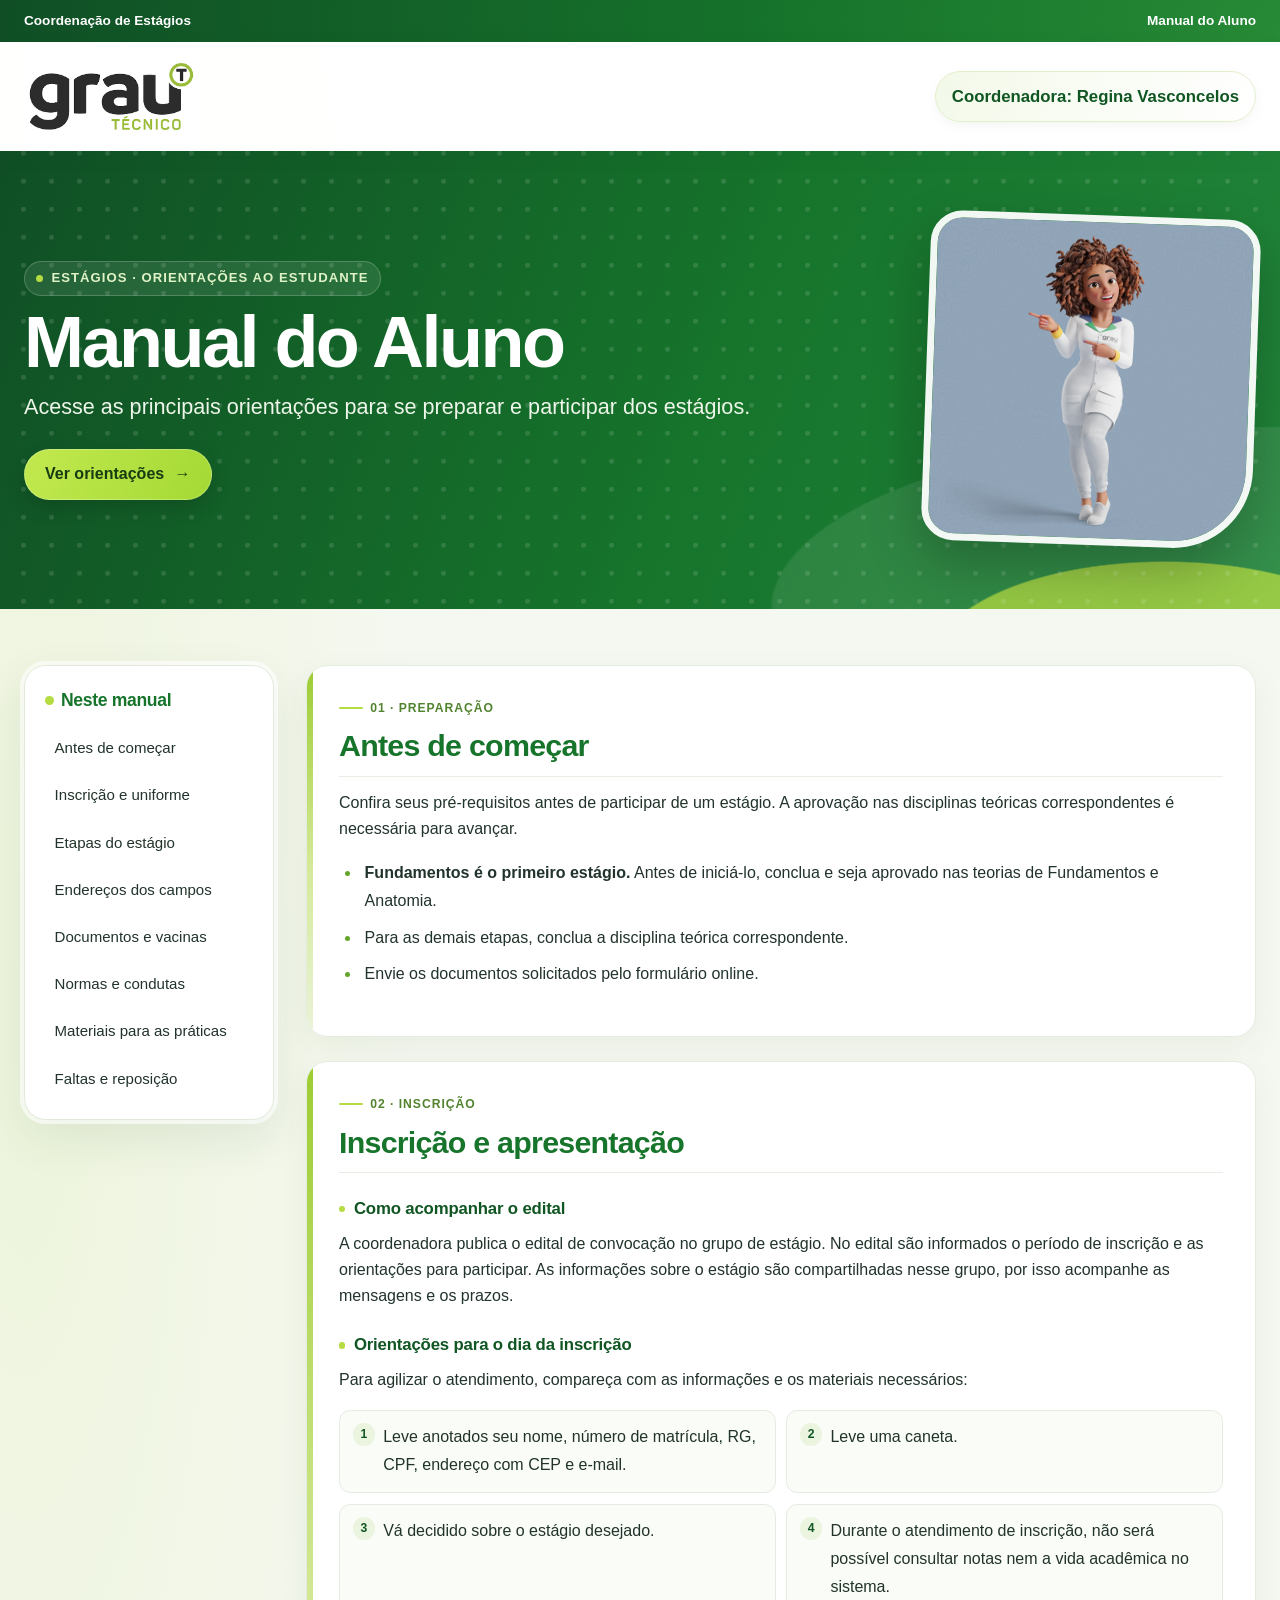
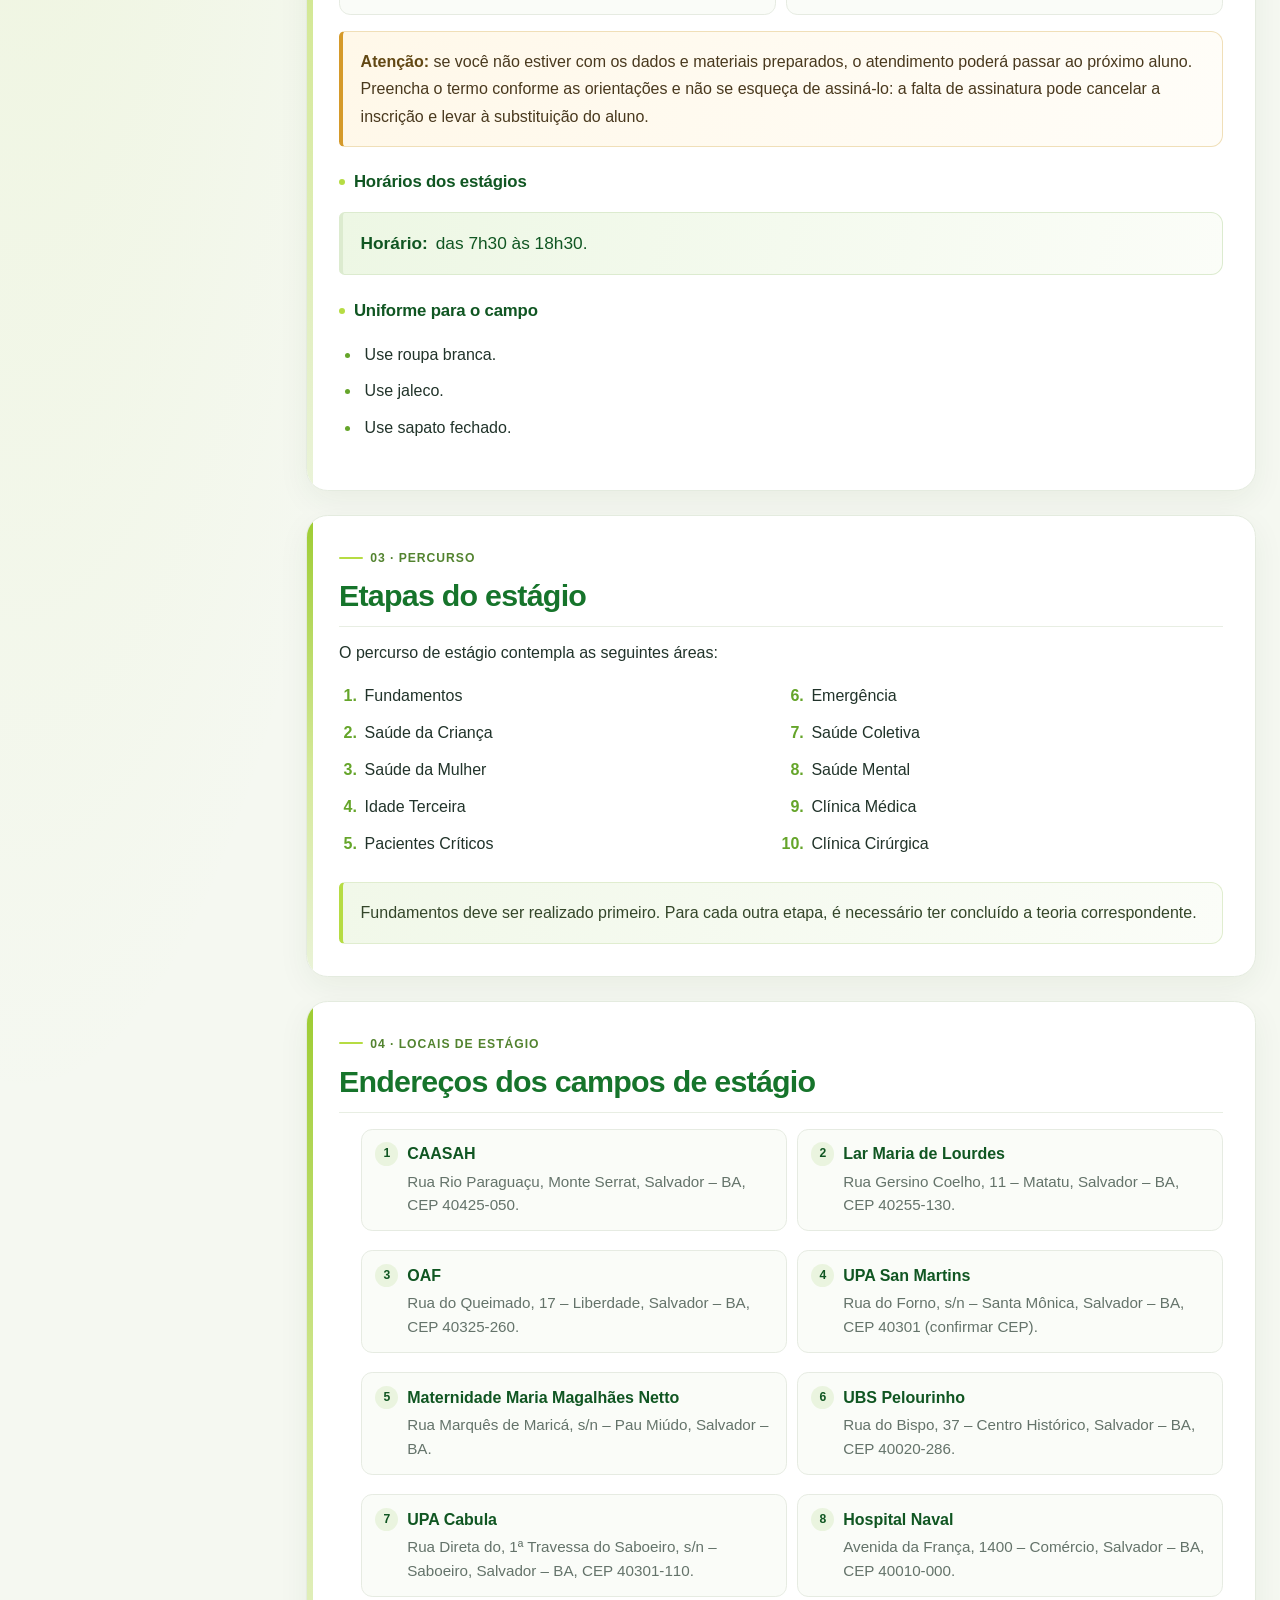
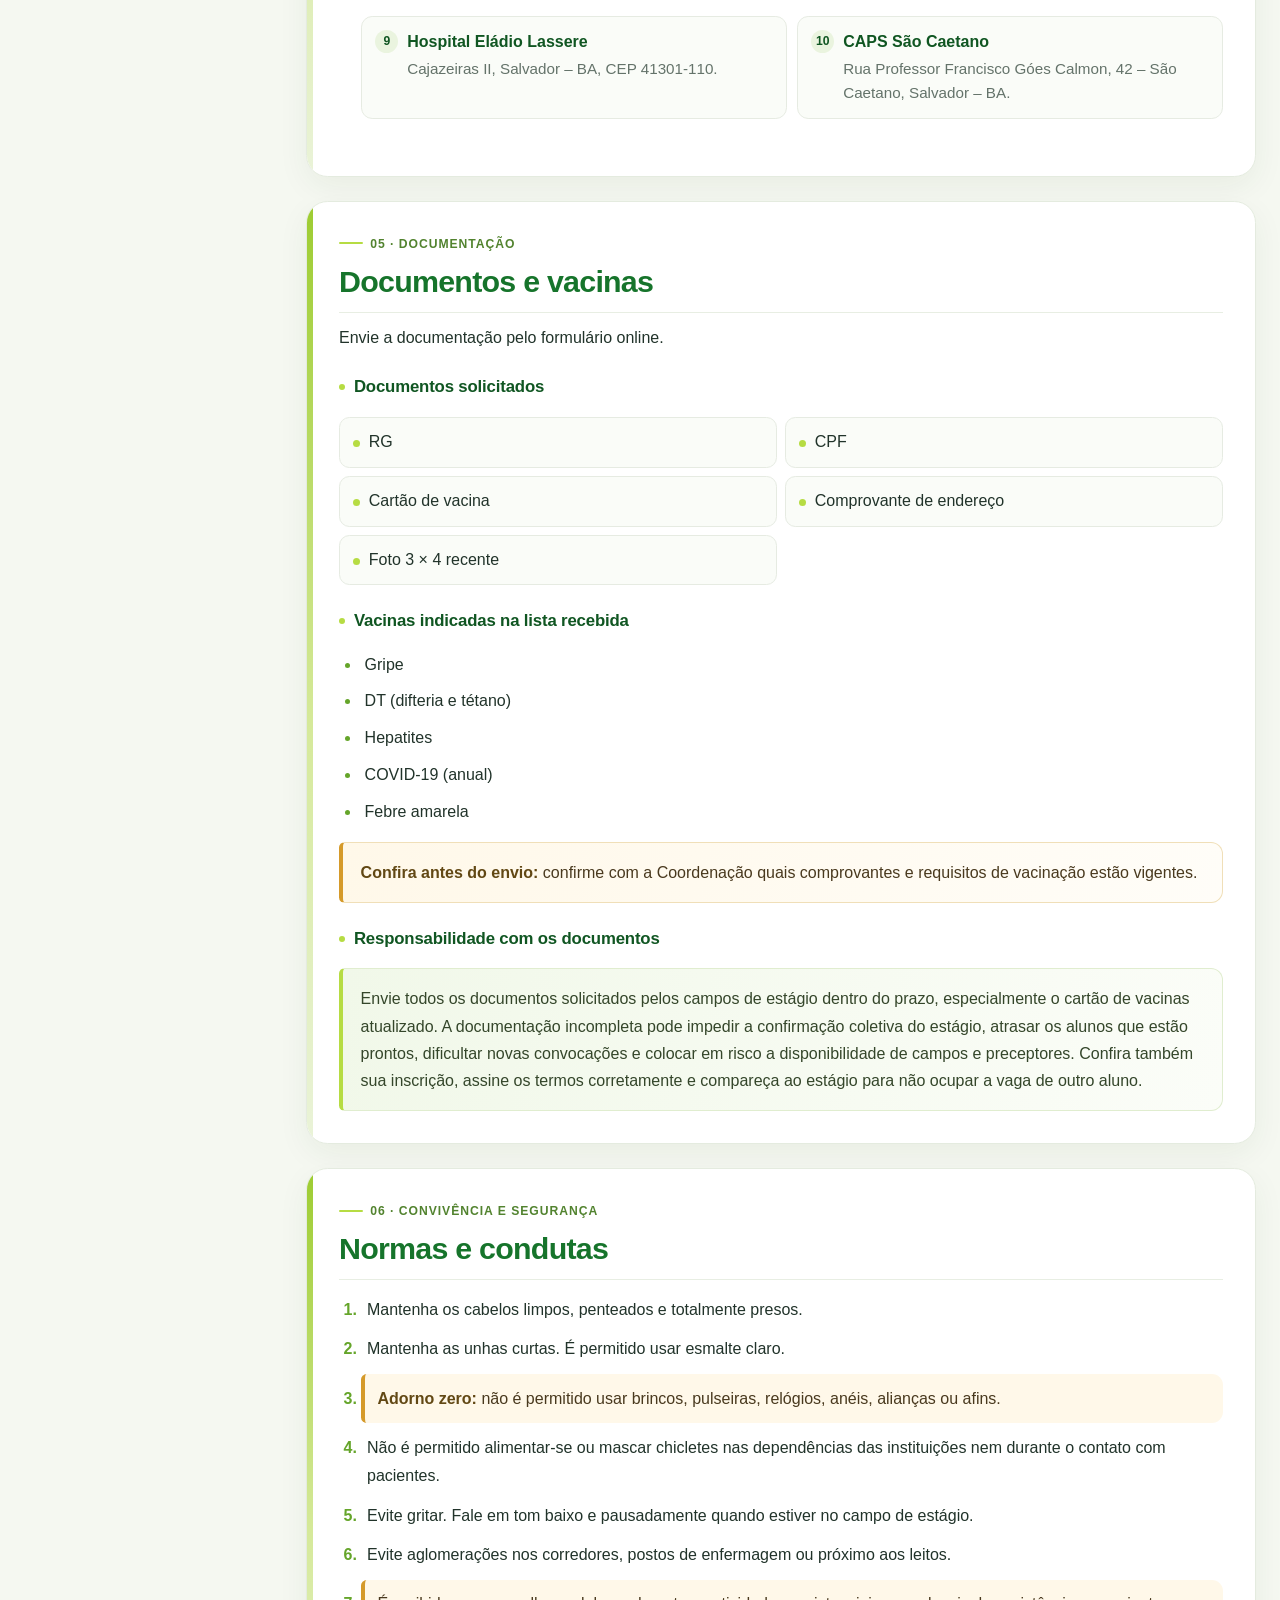
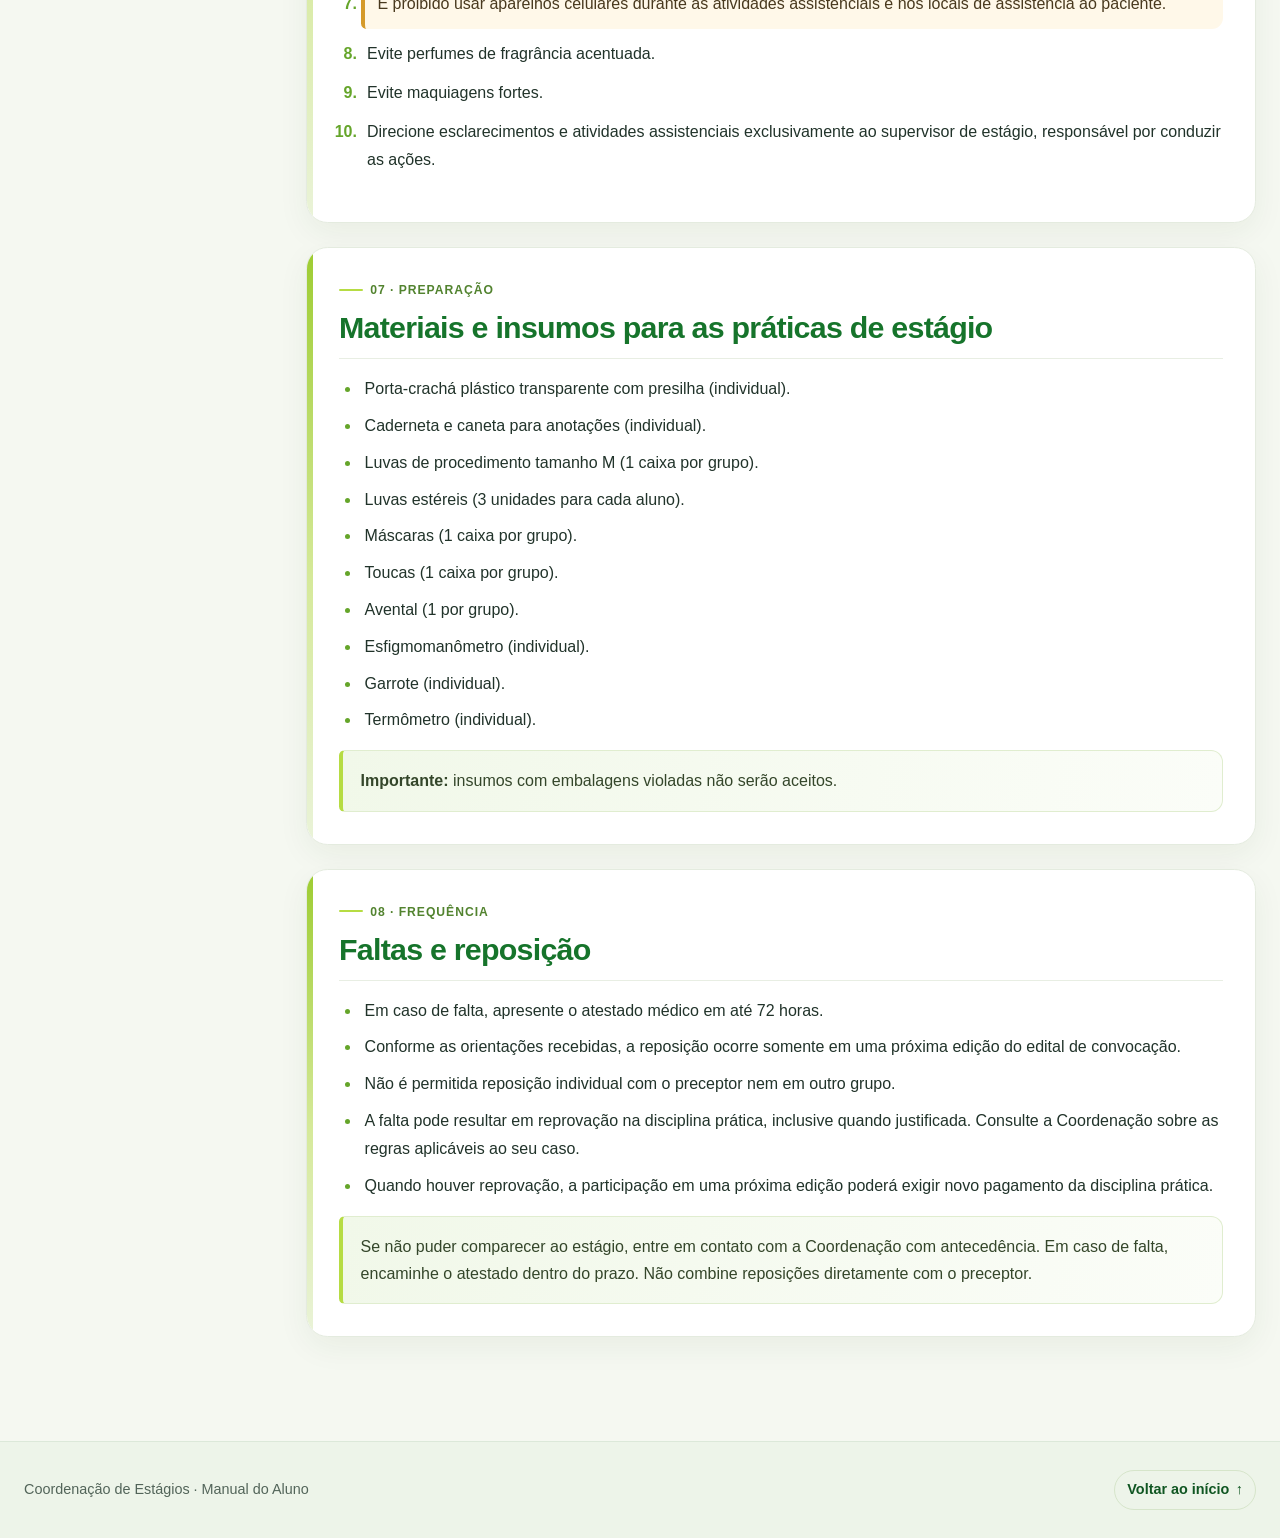
<file: index.html>
<!DOCTYPE html>
<html lang="pt-BR">
<head>
    <meta charset="UTF-8">
    <meta name="viewport" content="width=device-width, initial-scale=1.0">
    <meta http-equiv="refresh" content="0; url=iindex.html">
    <title>Manual do Aluno | Estágios</title>
</head>
<body>
    <p>Redirecionando para o <a href="iindex.html">Manual do Aluno</a>...</p>
</body>
</html>
</file>
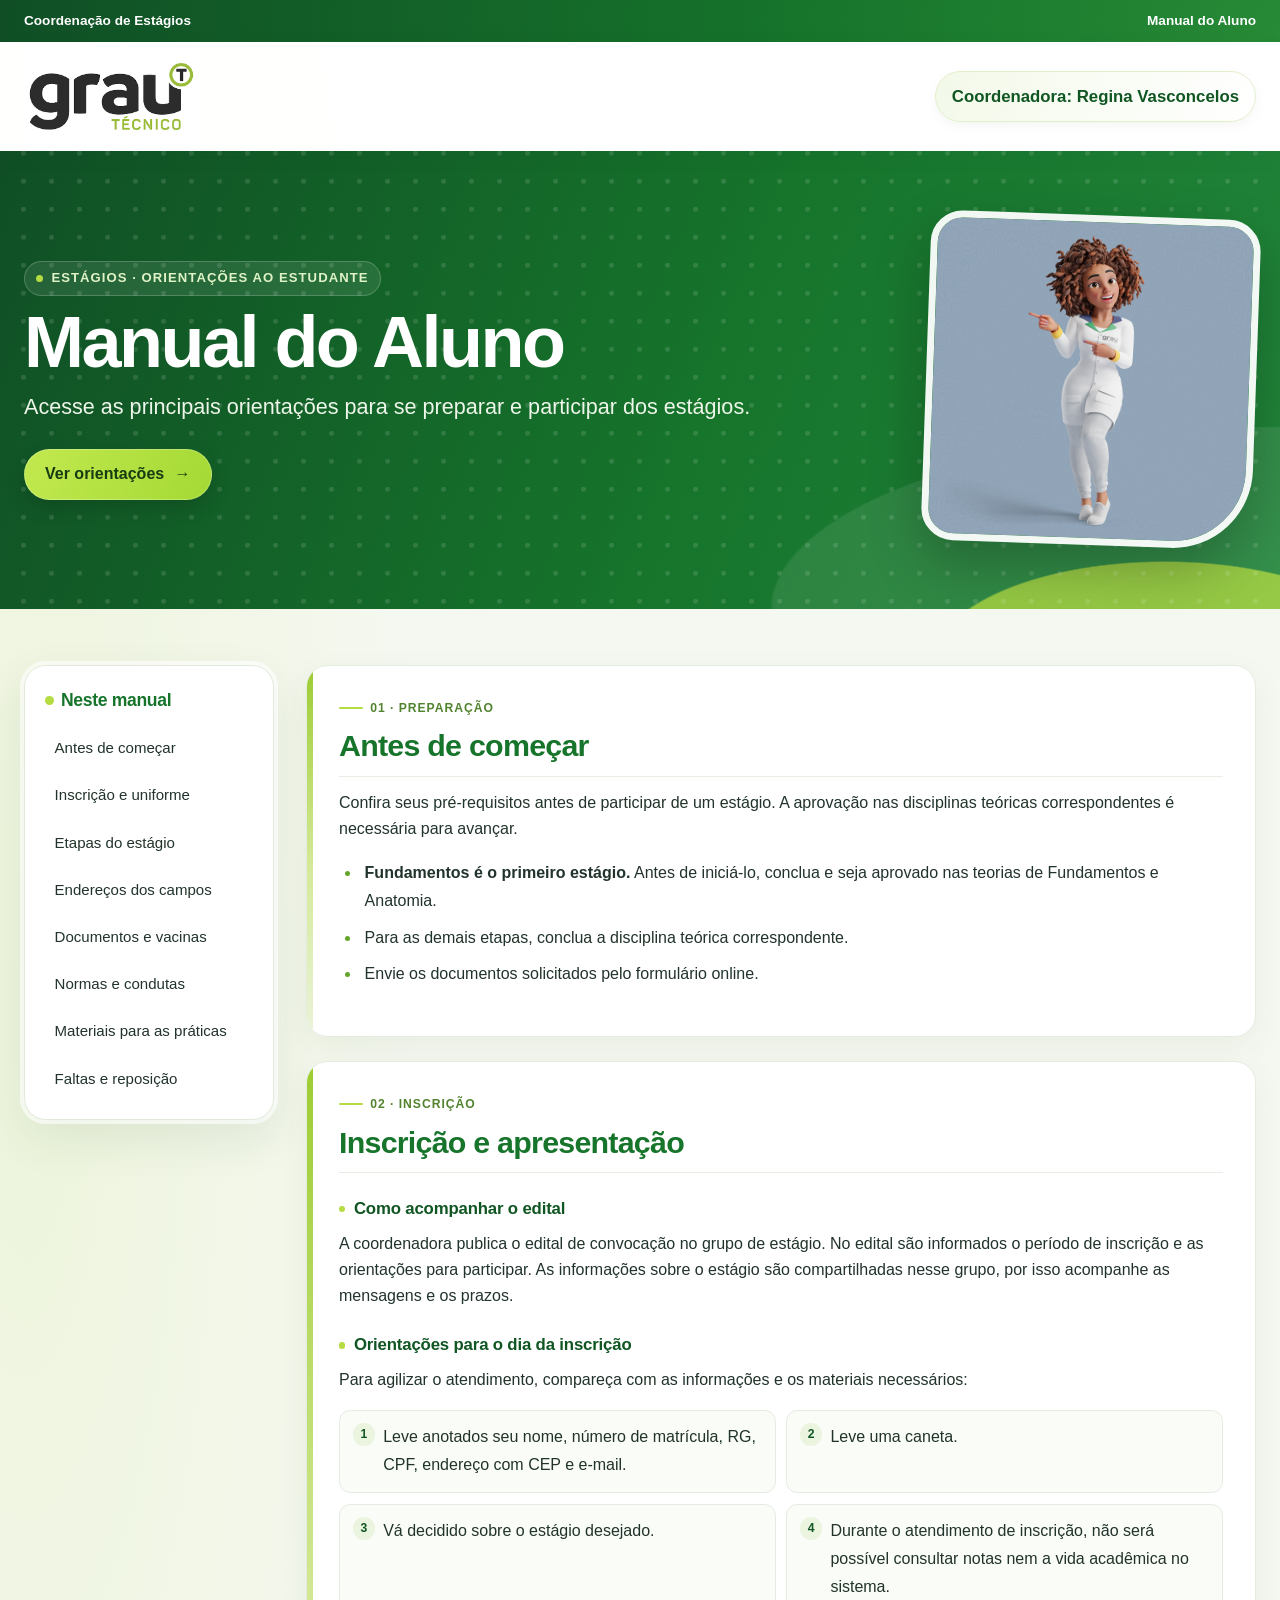
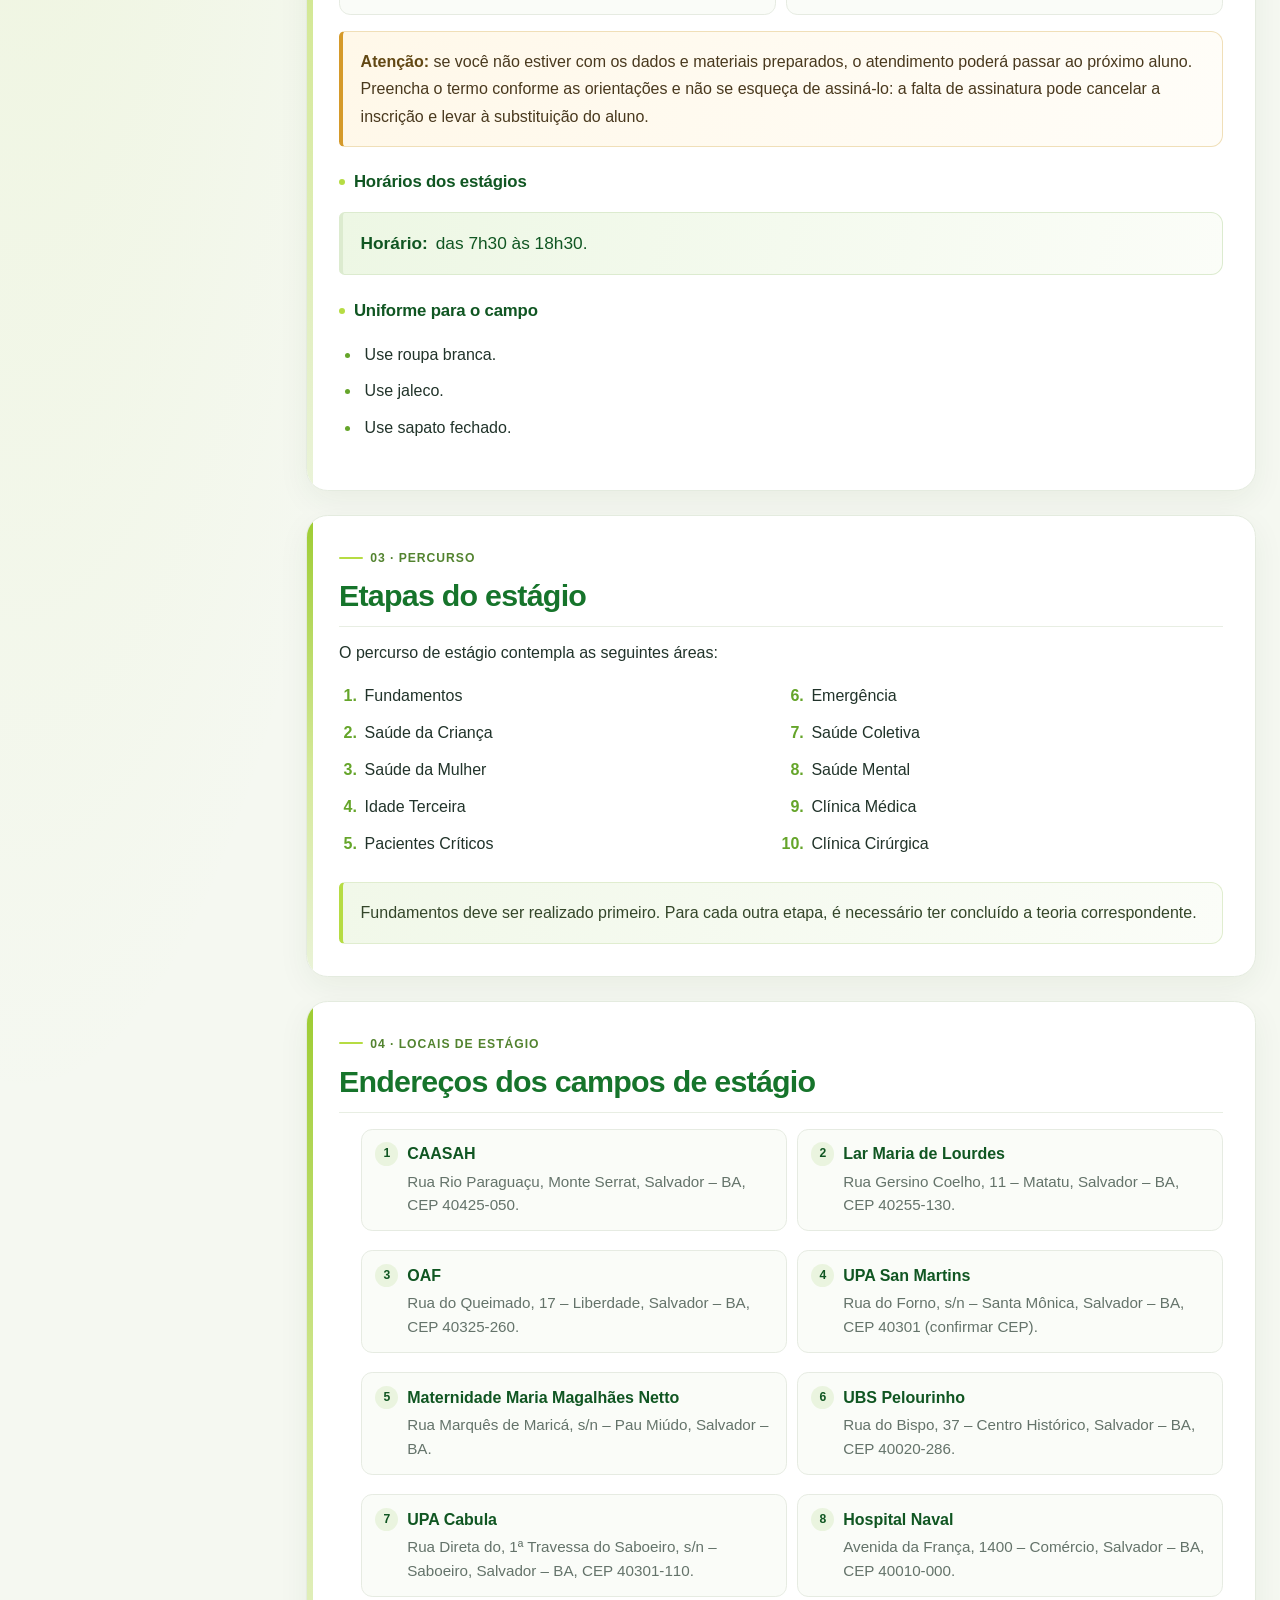
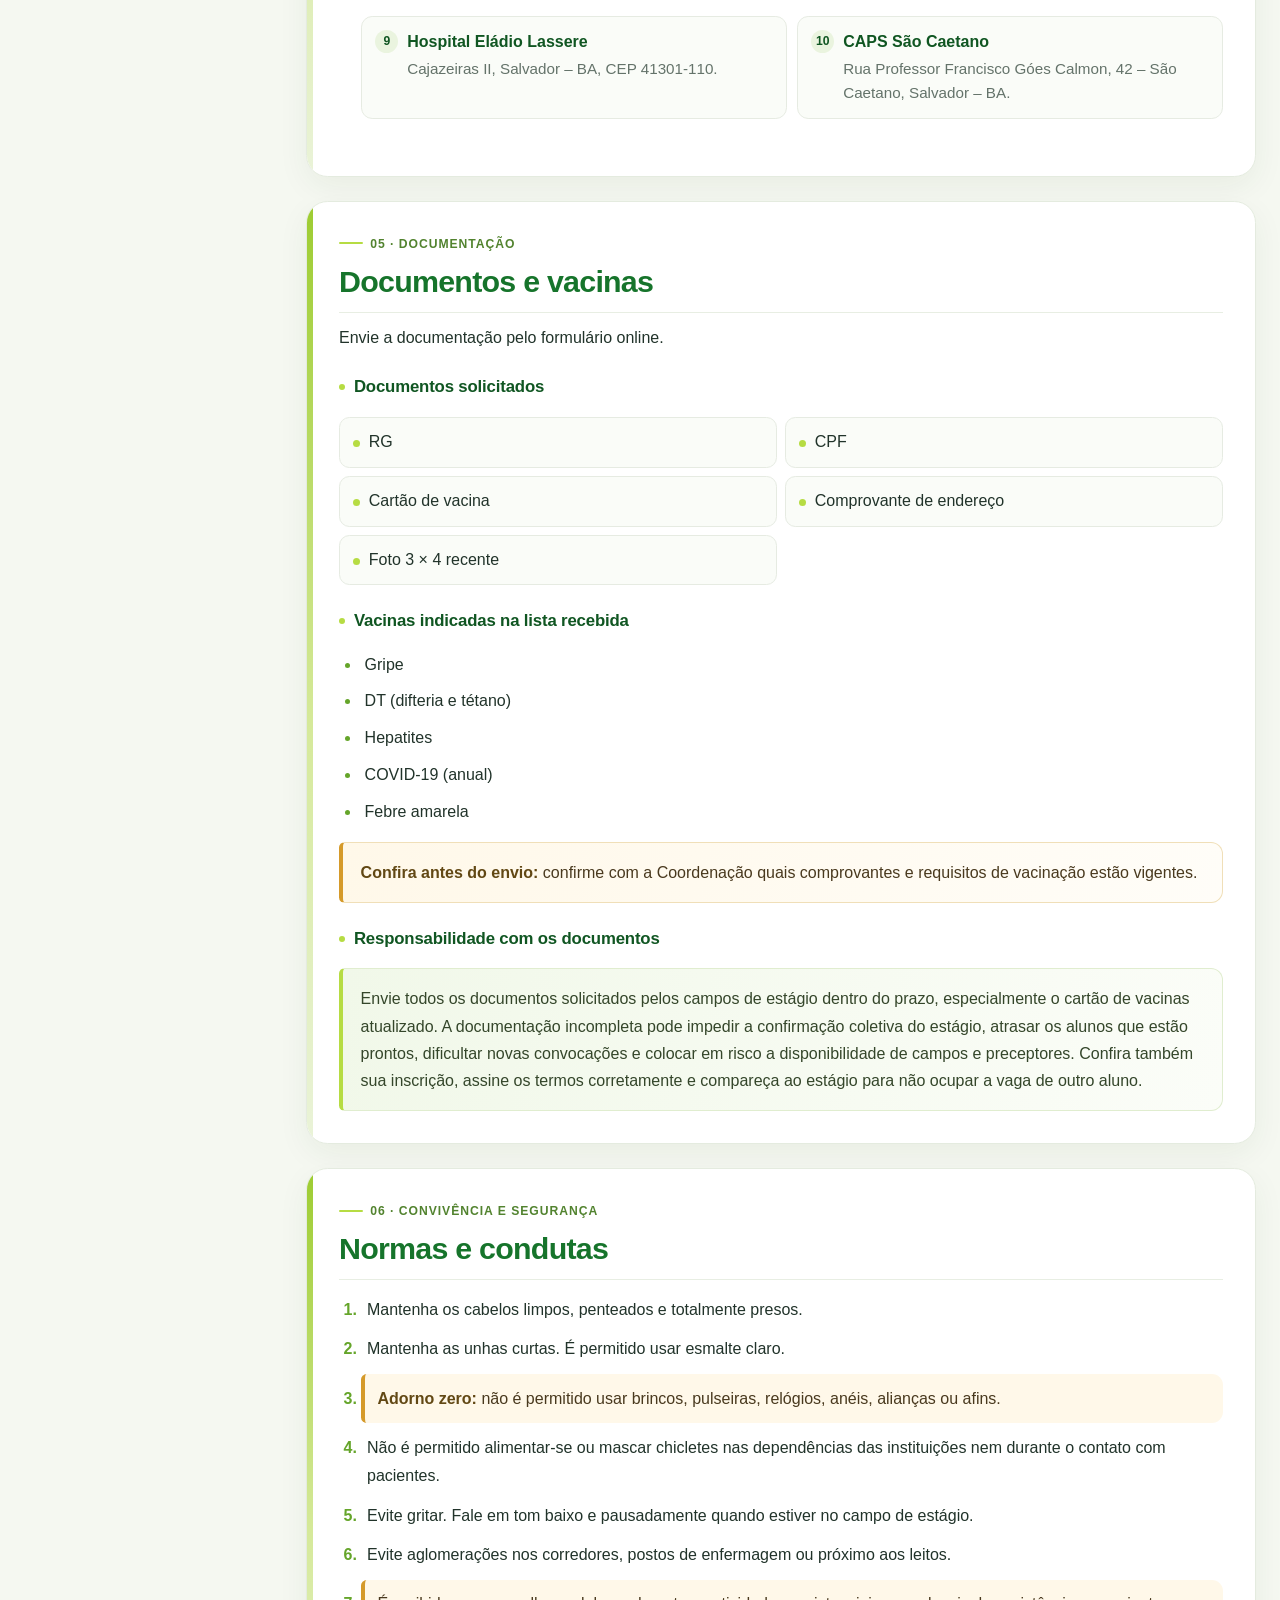
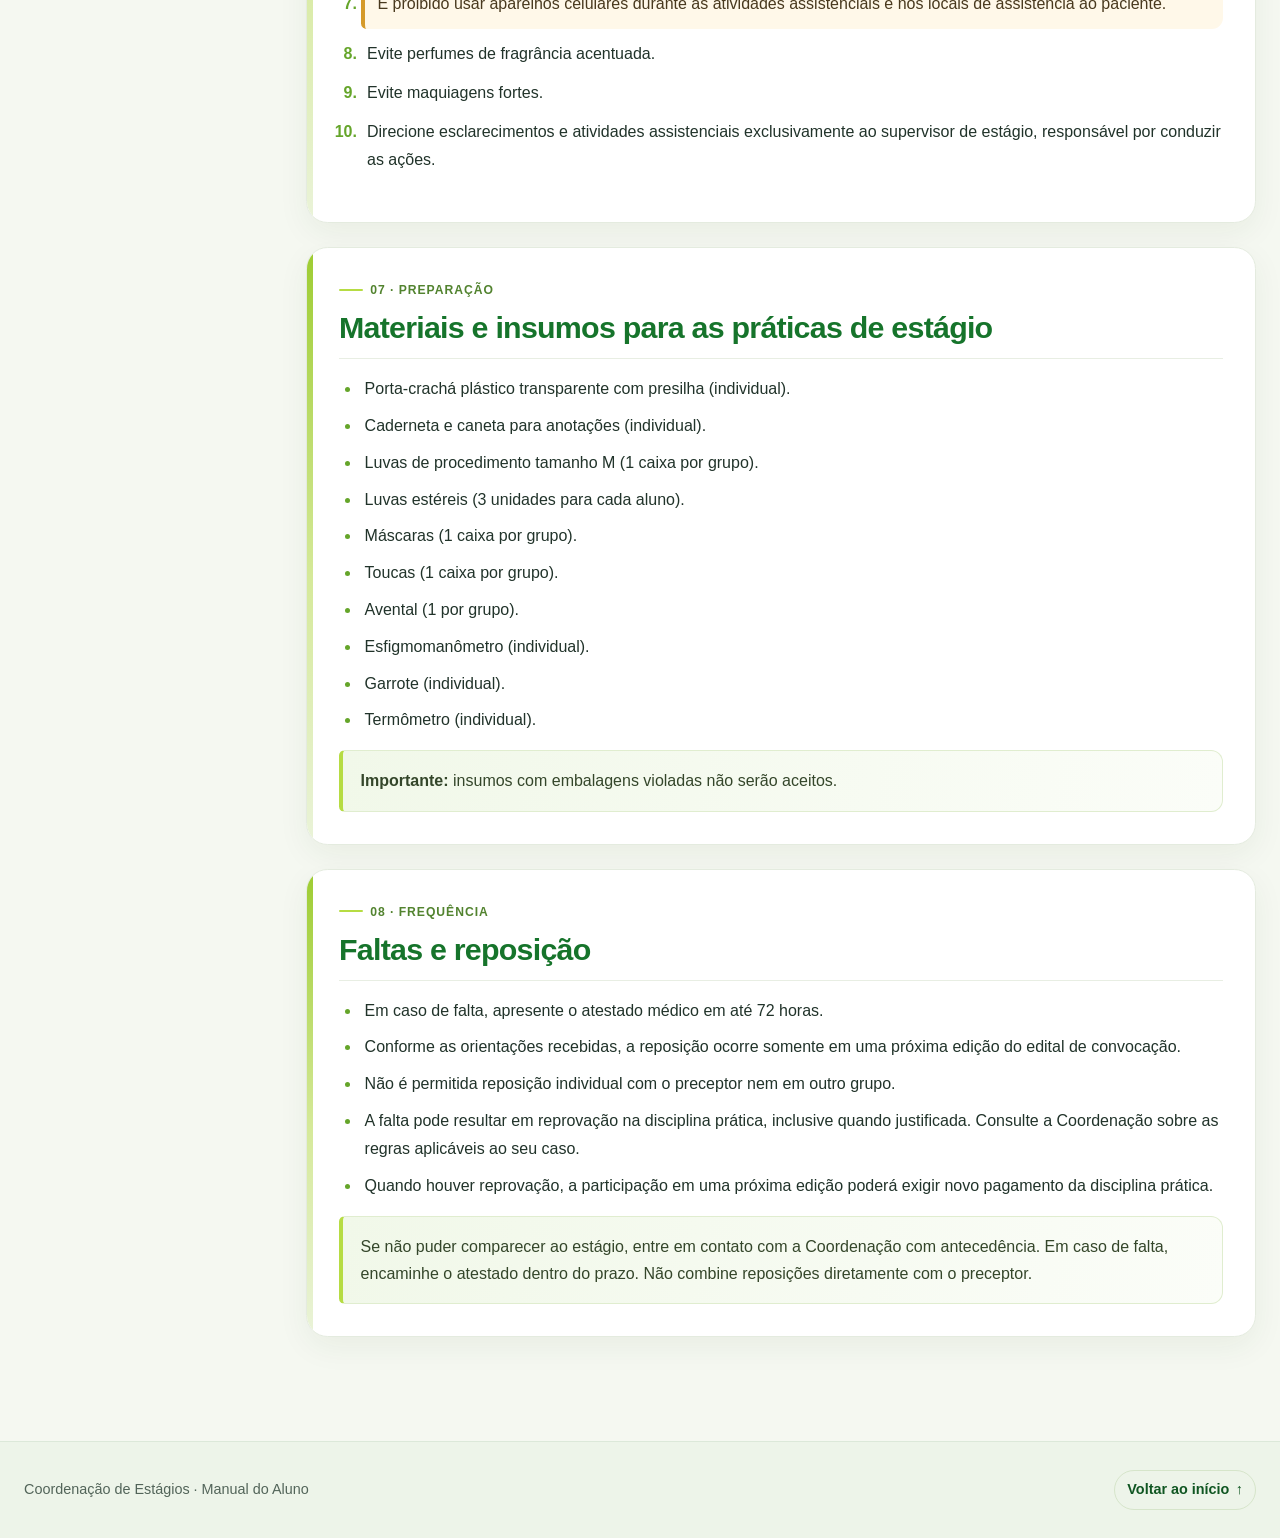
<file: iindex.html>
<!DOCTYPE html>
<html lang="pt-BR">
<head>
    <meta charset="UTF-8">
    <meta name="viewport" content="width=device-width, initial-scale=1.0">
    <meta name="description" content="Orientações para estudantes sobre preparação, requisitos e participação nos estágios.">
    <title>Manual do Aluno | Estágios</title>
    <link rel="icon" type="image/png" href="images.png">
    <link rel="stylesheet" href="style.css">
</head>
<body>
    <div class="top-strip">
        <div class="container top-strip-content">
            <span>Coordenação de Estágios</span>
            <span>Manual do Aluno</span>
        </div>
    </div>

    <header class="site-header">
        <div class="container site-header-content">
            <img class="brand-logo" src="images.png" alt="Logo Grau Técnico">
            <p class="coordinator">Coordenadora: <strong>Regina Vasconcelos</strong></p>
        </div>
    </header>

    <section class="hero">
        <div class="container hero-content">
            <div class="hero-copy">
                <p class="eyebrow">Estágios · Orientações ao estudante</p>
                <h1>Manual do Aluno</h1>
                <p class="hero-intro">Acesse as principais orientações para se preparar e participar dos estágios.</p>
                <a class="button" href="#preparacao">Ver orientações <span aria-hidden="true">→</span></a>
            </div>
            <img class="hero-mascot" src="mascote-manual.jpg" alt="Mascote do Grau Técnico apontando para as orientações do manual">
        </div>
    </section>

    <div class="container page-layout">
        <nav class="contents" aria-label="Índice do manual">
            <h2>Neste manual</h2>
            <a href="#preparacao">Antes de começar</a>
            <a href="#inscricao">Inscrição e uniforme</a>
            <a href="#etapas">Etapas do estágio</a>
            <a href="#enderecos">Endereços dos campos</a>
            <a href="#documentos">Documentos e vacinas</a>
            <a href="#normas">Normas e condutas</a>
            <a href="#materiais">Materiais para as práticas</a>
            <a href="#frequencia">Faltas e reposição</a>
        </nav>

        <main>
            <section class="card" id="preparacao">
                <p class="eyebrow">01 · Preparação</p>
                <h2>Antes de começar</h2>
                <p>Confira seus pré-requisitos antes de participar de um estágio. A aprovação nas disciplinas teóricas correspondentes é necessária para avançar.</p>
                <ul>
                    <li><strong>Fundamentos é o primeiro estágio.</strong> Antes de iniciá-lo, conclua e seja aprovado nas teorias de Fundamentos e Anatomia.</li>
                    <li>Para as demais etapas, conclua a disciplina teórica correspondente.</li>
                    <li>Envie os documentos solicitados pelo formulário online.</li>
                </ul>
            </section>

            <section class="card" id="inscricao">
                <p class="eyebrow">02 · Inscrição</p>
                <h2>Inscrição e apresentação</h2>
                <h3>Como acompanhar o edital</h3>
                <p>A coordenadora publica o edital de convocação no grupo de estágio. No edital são informados o período de inscrição e as orientações para participar. As informações sobre o estágio são compartilhadas nesse grupo, por isso acompanhe as mensagens e os prazos.</p>
                <h3>Orientações para o dia da inscrição</h3>
                <p>Para agilizar o atendimento, compareça com as informações e os materiais necessários:</p>
                <ul class="registration-checklist">
                    <li>Leve anotados seu nome, número de matrícula, RG, CPF, endereço com CEP e e-mail.</li>
                    <li>Leve uma caneta.</li>
                    <li>Vá decidido sobre o estágio desejado.</li>
                    <li>Durante o atendimento de inscrição, não será possível consultar notas nem a vida acadêmica no sistema.</li>
                </ul>
                <p class="callout callout-important"><strong>Atenção:</strong> se você não estiver com os dados e materiais preparados, o atendimento poderá passar ao próximo aluno. Preencha o termo conforme as orientações e não se esqueça de assiná-lo: a falta de assinatura pode cancelar a inscrição e levar à substituição do aluno.</p>
                <h3>Horários dos estágios</h3>
                <p class="callout callout-time"><strong>Horário:</strong> das 7h30 às 18h30.</p>
                <h3>Uniforme para o campo</h3>
                <ul>
                    <li>Use roupa branca.</li>
                    <li>Use jaleco.</li>
                    <li>Use sapato fechado.</li>
                </ul>
            </section>

            <section class="card" id="etapas">
                <p class="eyebrow">03 · Percurso</p>
                <h2>Etapas do estágio</h2>
                <p>O percurso de estágio contempla as seguintes áreas:</p>
                <ol class="stage-list">
                    <li>Fundamentos</li>
                    <li>Saúde da Criança</li>
                    <li>Saúde da Mulher</li>
                    <li>Idade Terceira</li>
                    <li>Pacientes Críticos</li>
                    <li>Emergência</li>
                    <li>Saúde Coletiva</li>
                    <li>Saúde Mental</li>
                    <li>Clínica Médica</li>
                    <li>Clínica Cirúrgica</li>
                </ol>
                <p class="callout">Fundamentos deve ser realizado primeiro. Para cada outra etapa, é necessário ter concluído a teoria correspondente.</p>
            </section>

            <section class="card" id="enderecos">
                <p class="eyebrow">04 · Locais de estágio</p>
                <h2>Endereços dos campos de estágio</h2>
                <ol class="field-address-list">
                    <li><strong>CAASAH</strong><address>Rua Rio Paraguaçu, Monte Serrat, Salvador – BA, CEP 40425-050.</address></li>
                    <li><strong>Lar Maria de Lourdes</strong><address>Rua Gersino Coelho, 11 – Matatu, Salvador – BA, CEP 40255-130.</address></li>
                    <li><strong>OAF</strong><address>Rua do Queimado, 17 – Liberdade, Salvador – BA, CEP 40325-260.</address></li>
                    <li><strong>UPA San Martins</strong><address>Rua do Forno, s/n – Santa Mônica, Salvador – BA, CEP 40301 (confirmar CEP).</address></li>
                    <li><strong>Maternidade Maria Magalhães Netto</strong><address>Rua Marquês de Maricá, s/n – Pau Miúdo, Salvador – BA.</address></li>
                    <li><strong>UBS Pelourinho</strong><address>Rua do Bispo, 37 – Centro Histórico, Salvador – BA, CEP 40020-286.</address></li>
                    <li><strong>UPA Cabula</strong><address>Rua Direta do, 1ª Travessa do Saboeiro, s/n – Saboeiro, Salvador – BA, CEP 40301-110.</address></li>
                    <li><strong>Hospital Naval</strong><address>Avenida da França, 1400 – Comércio, Salvador – BA, CEP 40010-000.</address></li>
                    <li><strong>Hospital Eládio Lassere</strong><address>Cajazeiras II, Salvador – BA, CEP 41301-110.</address></li>
                    <li><strong>CAPS São Caetano</strong><address>Rua Professor Francisco Góes Calmon, 42 – São Caetano, Salvador – BA.</address></li>
                </ol>

            </section>

            <section class="card" id="documentos">
                <p class="eyebrow">05 · Documentação</p>
                <h2>Documentos e vacinas</h2>
                <p>Envie a documentação pelo formulário online.</p>
                <h3>Documentos solicitados</h3>
                <ul class="document-list">
                    <li>RG</li>
                    <li>CPF</li>
                    <li>Cartão de vacina</li>
                    <li>Comprovante de endereço</li>
                    <li>Foto 3 × 4 recente</li>
                </ul>
                <h3>Vacinas indicadas na lista recebida</h3>
                <ul>
                    <li>Gripe</li>
                    <li>DT (difteria e tétano)</li>
                    <li>Hepatites</li>
                    <li>COVID-19 (anual)</li>
                    <li>Febre amarela</li>
                </ul>
                <p class="callout callout-important"><strong>Confira antes do envio:</strong> confirme com a Coordenação quais comprovantes e requisitos de vacinação estão vigentes.</p>
                <h3>Responsabilidade com os documentos</h3>
                <p class="callout">Envie todos os documentos solicitados pelos campos de estágio dentro do prazo, especialmente o cartão de vacinas atualizado. A documentação incompleta pode impedir a confirmação coletiva do estágio, atrasar os alunos que estão prontos, dificultar novas convocações e colocar em risco a disponibilidade de campos e preceptores. Confira também sua inscrição, assine os termos corretamente e compareça ao estágio para não ocupar a vaga de outro aluno.</p>
            </section>

            <section class="card" id="normas">
                <p class="eyebrow">06 · Convivência e segurança</p>
                <h2>Normas e condutas</h2>
                <ol>
                    <li>Mantenha os cabelos limpos, penteados e totalmente presos.</li>
                    <li>Mantenha as unhas curtas. É permitido usar esmalte claro.</li>
                    <li class="important-rule"><strong>Adorno zero:</strong> não é permitido usar brincos, pulseiras, relógios, anéis, alianças ou afins.</li>
                    <li>Não é permitido alimentar-se ou mascar chicletes nas dependências das instituições nem durante o contato com pacientes.</li>
                    <li>Evite gritar. Fale em tom baixo e pausadamente quando estiver no campo de estágio.</li>
                    <li>Evite aglomerações nos corredores, postos de enfermagem ou próximo aos leitos.</li>
                    <li class="important-rule">É proibido usar aparelhos celulares durante as atividades assistenciais e nos locais de assistência ao paciente.</li>
                    <li>Evite perfumes de fragrância acentuada.</li>
                    <li>Evite maquiagens fortes.</li>
                    <li>Direcione esclarecimentos e atividades assistenciais exclusivamente ao supervisor de estágio, responsável por conduzir as ações.</li>
                </ol>
            </section>

            <section class="card" id="materiais">
                <p class="eyebrow">07 · Preparação</p>
                <h2>Materiais e insumos para as práticas de estágio</h2>
                <ul>
                    <li>Porta-crachá plástico transparente com presilha (individual).</li>
                    <li>Caderneta e caneta para anotações (individual).</li>
                    <li>Luvas de procedimento tamanho M (1 caixa por grupo).</li>
                    <li>Luvas estéreis (3 unidades para cada aluno).</li>
                    <li>Máscaras (1 caixa por grupo).</li>
                    <li>Toucas (1 caixa por grupo).</li>
                    <li>Avental (1 por grupo).</li>
                    <li>Esfigmomanômetro (individual).</li>
                    <li>Garrote (individual).</li>
                    <li>Termômetro (individual).</li>
                </ul>
                <p class="callout"><strong>Importante:</strong> insumos com embalagens violadas não serão aceitos.</p>
            </section>

            <section class="card" id="frequencia">
                <p class="eyebrow">08 · Frequência</p>
                <h2>Faltas e reposição</h2>
                <ul>
                    <li>Em caso de falta, apresente o atestado médico em até 72 horas.</li>
                    <li>Conforme as orientações recebidas, a reposição ocorre somente em uma próxima edição do edital de convocação.</li>
                    <li>Não é permitida reposição individual com o preceptor nem em outro grupo.</li>
                    <li>A falta pode resultar em reprovação na disciplina prática, inclusive quando justificada. Consulte a Coordenação sobre as regras aplicáveis ao seu caso.</li>
                    <li>Quando houver reprovação, a participação em uma próxima edição poderá exigir novo pagamento da disciplina prática.</li>
                </ul>
                <p class="callout">Se não puder comparecer ao estágio, entre em contato com a Coordenação com antecedência. Em caso de falta, encaminhe o atestado dentro do prazo. Não combine reposições diretamente com o preceptor.</p>
            </section>
        </main>
    </div>

    <footer>
        <div class="container footer-content">
            <span>Coordenação de Estágios · Manual do Aluno</span>
            <a class="back-to-top" href="#">Voltar ao início <span aria-hidden="true">↑</span></a>
        </div>
    </footer>
</body>
</html>
</file>
<file: style.css>
:root {
    color-scheme: light;
    --ink: #21332a;
    --muted: #64736a;
    --green: #16742b;
    --green-dark: #105622;
    --lime: #b6dc43;
    --line: #dce8d9;
    --paper: #ffffff;
    --background: #f5f8f1;
    --shadow: 0 18px 48px rgb(25 66 31 / 9%);
}

* {
    box-sizing: border-box;
}

html {
    scroll-behavior: smooth;
    scroll-padding-top: 1.5rem;
}

body {
    margin: 0;
    background:
        radial-gradient(ellipse at 2% 16%, rgb(182 220 67 / 12%), transparent 25rem),
        var(--background);
    color: var(--ink);
    font-family: "Segoe UI", Arial, sans-serif;
    font-size: 16px;
    line-height: 1.65;
    overflow-wrap: break-word;
}

::selection {
    background: #d7edbd;
    color: var(--green-dark);
}

.container {
    width: min(1256px, calc(100% - 3rem));
    margin-inline: auto;
}

.top-strip {
    background: linear-gradient(100deg, #104f25, #16742b 62%, #278a36);
    color: var(--paper);
    font-size: 0.85rem;
    font-weight: 700;
}

.top-strip-content {
    display: flex;
    min-height: 42px;
    align-items: center;
    justify-content: space-between;
    gap: 1rem;
}

.site-header {
    position: relative;
    z-index: 2;
    background: rgb(255 255 255 / 94%);
    box-shadow: 0 5px 20px rgb(28 69 34 / 6%);
}

.site-header-content {
    display: flex;
    min-height: 100px;
    align-items: center;
    justify-content: space-between;
    gap: 2rem;
}

.brand-logo {
    display: block;
    width: 175px;
    height: auto;
}

.coordinator {
    margin: 0;
    padding: 0.65rem 1rem;
    border-radius: 999px;
    border: 1px solid #e1efc9;
    background: linear-gradient(110deg, #f3f9e9, #fff);
    color: var(--green-dark);
    font-size: 1.05rem;
    font-weight: 600;
    box-shadow: 0 4px 12px rgb(32 86 18 / 5%);
}

.coordinator strong {
    color: var(--green-dark);
    font-size: 1em;
    font-weight: 600;
}

.hero {
    position: relative;
    isolation: isolate;
    overflow: hidden;
    min-height: 430px;
    display: flex;
    align-items: center;
    background:
        radial-gradient(circle at 84% 8%, rgb(255 255 255 / 12%) 0 2px, transparent 3px) 0 0 / 28px 28px,
        radial-gradient(ellipse at 91% 112%, rgb(182 220 67 / 75%) 0 14%, transparent 14.2%),
        radial-gradient(ellipse at 100% 100%, rgb(255 255 255 / 9%) 0 28%, transparent 28.2%),
        linear-gradient(112deg, #104f25 0%, #16742b 55%, #21853a 100%);
    color: var(--paper);
}

.hero-content {
    position: relative;
    z-index: 1;
    display: grid;
    grid-template-columns: minmax(0, 1fr) minmax(220px, 330px);
    gap: clamp(1.5rem, 5vw, 4rem);
    align-items: center;
    padding-block: 4rem;
}

.hero-copy {
    max-width: 760px;
}

.hero-mascot {
    display: block;
    width: 100%;
    max-width: 350px;
    max-height: 350px;
    justify-self: end;
    object-fit: contain;
    object-position: center bottom;
    border: 7px solid rgb(255 255 255 / 94%);
    border-radius: 2rem 2rem 5rem 2rem;
    box-shadow: 0 24px 55px rgb(0 0 0 / 24%);
    transform: rotate(2deg);
}

.eyebrow {
    margin: 0 0 0.55rem;
    color: var(--green);
    font-size: 0.82rem;
    font-weight: 750;
    letter-spacing: 0.08em;
    text-transform: uppercase;
}

.hero .eyebrow {
    display: inline-flex;
    align-items: center;
    gap: 0.5rem;
    padding: 0.35rem 0.7rem;
    border: 1px solid rgb(255 255 255 / 20%);
    border-radius: 999px;
    background: rgb(255 255 255 / 9%);
    color: #e0f3c7;
}

.hero .eyebrow::before {
    width: 0.45rem;
    height: 0.45rem;
    border-radius: 50%;
    background: var(--lime);
    content: "";
}

h1,
h2,
h3,
p {
    margin-top: 0;
}

h1 {
    margin-bottom: 0.5rem;
    font-size: clamp(2.8rem, 6vw, 4.5rem);
    line-height: 1.08;
    letter-spacing: -0.035em;
}

.hero-intro {
    max-width: 760px;
    margin-bottom: 1.6rem;
    color: #edf6e9;
    font-size: clamp(1.05rem, 2.2vw, 1.35rem);
    line-height: 1.55;
}

.button {
    display: inline-flex;
    min-height: 46px;
    align-items: center;
    gap: 0.65rem;
    padding: 0.7rem 1.25rem;
    border: 1px solid rgb(255 255 255 / 25%);
    border-radius: 999px;
    background: linear-gradient(115deg, #c2e94f, #a4d934);
    color: #173c12;
    font-weight: 700;
    text-decoration: none;
    box-shadow: 0 8px 20px rgb(0 0 0 / 15%);
    transition: background-color 180ms ease, box-shadow 180ms ease, transform 180ms ease;
}

.button:hover,
.button:focus-visible {
    transform: translateY(-2px);
    background: #a0d65b;
    box-shadow: 0 11px 24px rgb(0 0 0 / 20%);
}

.page-layout {
    display: grid;
    grid-template-columns: minmax(210px, 250px) minmax(0, 1fr);
    gap: 2rem;
    align-items: start;
    padding-block: 3.5rem 5rem;
}

.contents {
    position: sticky;
    top: 1rem;
    display: grid;
    gap: 0.4rem;
    padding: 1.25rem;
    border: 1px solid #e0e9da;
    border-radius: 1.35rem;
    background: var(--paper);
    box-shadow: var(--shadow);
    outline: 4px solid rgb(255 255 255 / 62%);
}

.contents h2 {
    margin-bottom: 0.4rem;
    color: var(--green);
    font-size: 1.1rem;
    letter-spacing: -0.02em;
}

.contents h2::before {
    display: inline-block;
    width: 0.55rem;
    height: 0.55rem;
    margin: 0 0.45rem 0.08rem 0;
    border-radius: 50%;
    background: var(--lime);
    content: "";
}

.contents a {
    position: relative;
    padding: 0.5rem 0.6rem;
    border-radius: 0.7rem;
    color: var(--ink);
    font-size: 0.94rem;
    text-decoration: none;
    transition: background-color 160ms ease, color 160ms ease, padding 160ms ease;
}

.contents a:hover,
.contents a:focus-visible {
    padding-left: 0.85rem;
    background: #eff7e5;
    color: var(--green);
}

main {
    min-width: 0;
}

.card {
    position: relative;
    overflow: hidden;
    margin-bottom: 1.5rem;
    padding: clamp(1.25rem, 3vw, 2rem);
    border: 1px solid #e4ebdf;
    border-radius: 1.35rem;
    background: var(--paper);
    box-shadow: 0 10px 32px rgb(29 62 22 / 6%);
    scroll-margin-top: 1rem;
    transition: border-color 180ms ease, box-shadow 180ms ease, transform 180ms ease;
}

.card:hover {
    transform: translateY(-2px);
    border-color: #cfe0c3;
    box-shadow: 0 14px 34px rgb(29 62 22 / 9%);
}

.card::before {
    position: absolute;
    inset: 0 auto 0 0;
    width: 6px;
    background: linear-gradient(180deg, #9dcc31, #d5e999 55%, #eaf3d9);
    content: "";
}

.card .eyebrow {
    margin-bottom: 0.5rem;
    color: #52832f;
    font-size: 0.76rem;
}

.card .eyebrow::before {
    display: inline-block;
    width: 1.5rem;
    height: 2px;
    margin: 0 0.45rem 0.22rem 0;
    border-radius: 2px;
    background: var(--lime);
    content: "";
}

.card h2 {
    margin-bottom: 0.8rem;
    padding-bottom: 0.65rem;
    border-bottom: 1px solid #e8eee3;
    color: var(--green);
    font-size: clamp(1.4rem, 3vw, 1.9rem);
    line-height: 1.3;
    letter-spacing: -0.025em;
}

.card h3 {
    margin: 1.35rem 0 0.5rem;
    color: var(--green-dark);
    font-size: 1.05rem;
    letter-spacing: -0.01em;
}

.card h3::before {
    display: inline-block;
    width: 0.38rem;
    height: 0.38rem;
    margin: 0 0.55rem 0.12rem 0;
    border-radius: 50%;
    background: #b6dc43;
    content: "";
}

.card ul,
.card ol {
    padding-left: 1.4rem;
}

.card li {
    padding-left: 0.2rem;
    margin-bottom: 0.55rem;
    line-height: 1.75;
}

.card li::marker {
    color: #65a52a;
    font-weight: 700;
}

.stage-list {
    columns: 2;
    column-gap: 2rem;
}

.stage-list li {
    break-inside: avoid;
}

.field-address-list {
    display: grid;
    grid-template-columns: repeat(2, minmax(0, 1fr));
    gap: 0.65rem;
    padding-left: 0;
    counter-reset: field-address;
    list-style: none;
}

.field-address-list li {
    position: relative;
    min-width: 0;
    padding: 0.85rem 0.9rem 0.85rem 2.8rem;
    border: 1px solid #e6ebe2;
    border-radius: 0.7rem;
    background: #fafcf8;
    break-inside: avoid;
    counter-increment: field-address;
}

.field-address-list li::before {
    position: absolute;
    top: 0.8rem;
    left: 0.8rem;
    display: grid;
    width: 1.45rem;
    height: 1.45rem;
    place-items: center;
    border-radius: 50%;
    background: #eaf4df;
    color: var(--green-dark);
    content: counter(field-address);
    font-size: 0.76rem;
    font-weight: 750;
}

.field-address-list strong {
    display: block;
    color: var(--green-dark);
    line-height: 1.4;
}

.field-address-list address {
    margin-top: 0.25rem;
    color: var(--muted);
    font-size: 0.95rem;
    font-style: normal;
    line-height: 1.55;
}

.registration-checklist {
    display: grid;
    grid-template-columns: repeat(2, minmax(0, 1fr));
    gap: 0.65rem;
    padding-left: 0 !important;
    counter-reset: registration-step;
    list-style: none;
}

.registration-checklist li {
    position: relative;
    min-width: 0;
    margin: 0;
    padding: 0.8rem 0.9rem 0.8rem 2.7rem;
    border: 1px solid #e6ebe2;
    border-radius: 0.7rem;
    background: #fafcf8;
    counter-increment: registration-step;
}

.registration-checklist li::before {
    position: absolute;
    top: 0.8rem;
    left: 0.8rem;
    display: grid;
    width: 1.4rem;
    height: 1.4rem;
    place-items: center;
    border-radius: 50%;
    background: #eaf4df;
    color: var(--green-dark);
    content: counter(registration-step);
    font-size: 0.76rem;
    font-weight: 750;
}

.document-list {
    display: grid;
    grid-template-columns: repeat(2, minmax(0, 1fr));
    gap: 0.5rem;
    padding-left: 0 !important;
    list-style: none;
}

.document-list li {
    margin: 0;
    padding: 0.65rem 0.8rem;
    border: 1px solid #e6ebe2;
    border-radius: 0.65rem;
    background: #fafcf8;
}

.document-list li::before {
    display: inline-block;
    width: 0.45rem;
    height: 0.45rem;
    margin-right: 0.55rem;
    border-radius: 50%;
    background: var(--lime);
    content: "";
}

#normas li {
    padding-left: 0.35rem;
    margin-bottom: 0.7rem;
}

#normas .important-rule {
    padding: 0.65rem 0.75rem;
    border-left: 4px solid #d59a2a;
    border-radius: 0.35rem 0.7rem 0.7rem 0.35rem;
    background: #fff8e9;
    color: #49391e;
}

#normas .important-rule strong {
    color: #624814;
}

.callout {
    margin: 1rem 0 0;
    padding: 1rem 1.1rem;
    border: 1px solid #e0edcf;
    border-left: 4px solid var(--lime);
    border-radius: 0.35rem 0.75rem 0.75rem 0.35rem;
    background: linear-gradient(100deg, #f1f8e9, #fbfdf8);
    color: #34462a;
    line-height: 1.7;
}

.callout-important {
    border-color: #f0dfb8;
    border-left-color: #d59a2a;
    background: linear-gradient(100deg, #fff8e9, #fffdf8);
    color: #49391e;
}

.callout-important strong {
    color: #624814;
}

.callout-time {
    display: flex;
    align-items: center;
    gap: 0.5rem;
    border-color: #dcebcf;
    background: linear-gradient(100deg, #edf7e4, #fbfdf8);
    color: var(--green-dark);
    font-size: 1.08rem;
}

.callout-time strong {
    color: var(--green-dark);
}

footer {
    padding: 1.75rem 0;
    border-top: 1px solid #dce8d9;
    background: #edf4e9;
    color: #526459;
    font-size: 0.9rem;
    text-align: center;
}

.footer-content {
    display: flex;
    align-items: center;
    justify-content: space-between;
    gap: 1rem;
}

.back-to-top {
    display: inline-flex;
    align-items: center;
    gap: 0.4rem;
    padding: 0.45rem 0.75rem;
    border: 1px solid #d6e5ca;
    border-radius: 999px;
    color: var(--green-dark);
    font-weight: 650;
    text-decoration: none;
}

.back-to-top:hover,
.back-to-top:focus-visible {
    background: #f0f7e9;
}

@media (hover: none) {
    .card:hover,
    .button:hover {
        transform: none;
    }
}

@media (max-width: 900px) {
    .container {
        width: calc(100% - 2rem);
    }

    .site-header-content {
        min-height: 82px;
        gap: 1rem;
    }

    .brand-logo {
        width: 145px;
    }

    .coordinator {
        max-width: 210px;
        font-size: 1rem;
        text-align: right;
    }

    .hero {
        min-height: 290px;
    }

    .hero-content {
        grid-template-columns: minmax(0, 1fr) minmax(180px, 250px);
        gap: 1rem;
        padding-block: 3rem;
    }

    .hero-mascot {
        max-height: 300px;
    }

    .page-layout {
        grid-template-columns: 1fr;
        gap: 1rem;
        padding-top: 1.25rem;
    }

    .contents {
        position: static;
        grid-template-columns: repeat(auto-fit, minmax(150px, 1fr));
    }

    .contents h2 {
        grid-column: 1 / -1;
    }
}

@media (min-width: 601px) and (max-width: 900px) {
    .contents {
        grid-template-columns: repeat(2, minmax(0, 1fr));
    }

    .contents h2 {
        grid-column: 1 / -1;
    }

    .stage-list {
        columns: 2;
    }
}

@media (max-width: 450px) {
    body {
        font-size: 15px;
        line-height: 1.55;
    }

    .container {
        width: calc(100% - 1.25rem);
    }

    .top-strip-content {
        min-height: 38px;
        font-size: 0.72rem;
    }

    .site-header-content {
        min-height: 72px;
        align-items: center;
        gap: 0.6rem;
    }

    .brand-logo {
        width: clamp(95px, 34vw, 125px);
        flex: 0 1 auto;
    }

    .coordinator {
        max-width: 60%;
        padding: 0.5rem 0.65rem;
        font-size: clamp(0.78rem, 3.4vw, 0.92rem);
        line-height: 1.4;
    }

    .hero {
        min-height: 0;
    }

    .hero-content {
        grid-template-columns: minmax(0, 1fr);
        gap: 0.75rem;
        padding-block: 1.35rem;
    }

    .hero-mascot {
        width: min(40vw, 120px);
        max-height: 120px;
        justify-self: center;
        border-width: 3px;
        border-radius: 0.75rem;
        transform: none;
    }

    h1 {
        font-size: 2rem;
    }

    .hero .eyebrow {
        padding: 0.25rem 0.55rem;
        font-size: 0.68rem;
    }

    .hero-intro {
        margin-bottom: 1rem;
        font-size: 0.98rem;
    }

    .button {
        min-height: 40px;
        padding: 0.55rem 0.95rem;
        font-size: 0.9rem;
    }

    .card {
        margin-bottom: 0.8rem;
        padding: 0.85rem;
        border-radius: 0.7rem;
        box-shadow: 0 4px 14px rgb(29 62 22 / 4%);
    }

    .card h2 {
        margin-bottom: 0.6rem;
        padding-bottom: 0.4rem;
        font-size: 1.3rem;
    }

    .card h3 {
        margin-top: 1rem;
        font-size: 0.96rem;
    }

    .card li {
        margin-bottom: 0.35rem;
        line-height: 1.55;
    }

    .callout {
        margin-top: 0.7rem;
        padding: 0.7rem 0.8rem;
        line-height: 1.55;
        font-size: 0.91rem;
    }

    .callout-time {
        font-size: 0.98rem;
    }

    .stage-list {
        columns: 1;
    }

    .field-address-list {
        grid-template-columns: 1fr;
        gap: 0.35rem;
    }

    .field-address-list li {
        padding: 0.6rem 0.65rem 0.6rem 2.35rem;
    }

    .field-address-list li::before {
        top: 0.65rem;
        left: 0.65rem;
        width: 1.25rem;
        height: 1.25rem;
        font-size: 0.7rem;
    }

    .field-address-list address {
        font-size: 0.87rem;
        line-height: 1.45;
    }

    .registration-checklist,
    .document-list {
        grid-template-columns: 1fr;
        gap: 0.35rem;
    }

    .registration-checklist li {
        padding: 0.55rem 0.65rem 0.55rem 2.3rem;
        line-height: 1.45;
    }

    .registration-checklist li::before {
        top: 0.6rem;
        left: 0.65rem;
        width: 1.2rem;
        height: 1.2rem;
        font-size: 0.68rem;
    }

    .document-list li {
        padding: 0.5rem 0.65rem;
    }
}

@media (max-width: 360px) {
    .top-strip-content {
        gap: 0.4rem;
        font-size: 0.66rem;
    }

    .coordinator {
        max-width: 58%;
        padding-inline: 0.5rem;
    }

    .contents {
        display: flex;
        flex-wrap: wrap;
        gap: 0.35rem;
        padding: 0.85rem;
    }

    .contents h2 {
        flex: 0 0 100%;
    }

    .contents a {
        padding: 0.42rem 0.6rem;
        border: 1px solid #e2eade;
        border-radius: 999px;
        background: #f8faf6;
        font-size: 0.82rem;
    }

    .footer-content {
        flex-direction: column;
        gap: 0.75rem;
    }
}

@media (prefers-reduced-motion: reduce) {
    html {
        scroll-behavior: auto;
    }

    *,
    *::before,
    *::after {
        transition-duration: 0.01ms !important;
    }

    .card:hover,
    .button:hover {
        transform: none;
    }

}

@media print {
    body {
        background: #fff;
        color: #000;
        font-size: 11pt;
    }

    .top-strip,
    .contents,
    .button,
    .hero-mascot {
        display: none;
    }

    .site-header,
    .hero {
        background: #fff;
        color: #000;
    }

    .site-header-content {
        min-height: 0;
        padding-block: 0 1rem;
    }

    .hero {
        min-height: 0;
    }

    .hero-content {
        padding: 0 0 1rem;
    }

    .hero .eyebrow,
    .hero-intro,
    .coordinator,
    .hero .coordinator strong {
        color: #333;
    }

    .page-layout {
        display: block;
        width: 100%;
        padding: 0;
    }

    .card {
        break-inside: avoid;
        box-shadow: none;
    }

    .callout {
        border: 1px solid #bbb;
        background: #fff;
        color: #000;
    }
}
/* =====================================================
   VERSÃO CELULAR (uniforme e compacta)
   Só vale para telas até 600px. O desktop não muda.
   ===================================================== */
@media screen and (max-width: 600px) {
    html {
        -webkit-text-size-adjust: 100%;
        text-size-adjust: 100%;
        scroll-padding-top: 0.75rem;
    }

    body {
        font-size: 14.5px;
        line-height: 1.55;
    }

    img {
        max-width: 100%;
    }

    .container {
        width: calc(100% - 1.5rem);
    }

    /* Faixa superior */
    .top-strip {
        font-size: 0.7rem;
    }

    .top-strip-content {
        min-height: 34px;
        gap: 0.5rem;
    }

    /* Cabeçalho */
    .site-header-content {
        min-height: 64px;
        gap: 0.6rem;
    }

    .brand-logo {
        width: 100px;
    }

    .coordinator {
        max-width: 62%;
        padding: 0.4rem 0.7rem;
        font-size: 0.78rem;
        line-height: 1.35;
        text-align: right;
    }

    /* Banner principal: texto + mascote pequeno lado a lado */
    .hero {
        min-height: 0;
    }

    .hero-content {
        grid-template-columns: minmax(0, 1fr) 112px;
        gap: 0.75rem;
        align-items: center;
        padding-block: 1.25rem;
    }

    .hero-mascot {
        width: 112px;
        max-width: 112px;
        height: auto;
        max-height: 130px;
        justify-self: end;
        border-width: 3px;
        border-radius: 0.75rem;
        box-shadow: 0 8px 18px rgb(0 0 0 / 18%);
        transform: none;
    }

    h1 {
        margin-bottom: 0.35rem;
        font-size: 1.7rem;
    }

    .hero .eyebrow {
        padding: 0.2rem 0.5rem;
        font-size: 0.64rem;
        letter-spacing: 0.05em;
    }

    .hero-intro {
        margin-bottom: 0.85rem;
        font-size: 0.9rem;
        line-height: 1.45;
    }

    .button {
        min-height: 40px;
        padding: 0.5rem 0.9rem;
        font-size: 0.85rem;
    }

    /* Índice: 2 colunas compactas */
    .page-layout {
        gap: 0.75rem;
        padding-block: 1rem 2rem;
    }

    .contents {
        display: grid;
        grid-template-columns: repeat(2, minmax(0, 1fr));
        gap: 0.35rem;
        padding: 0.8rem;
        border-radius: 0.8rem;
    }

    .contents h2 {
        grid-column: 1 / -1;
        margin-bottom: 0.2rem;
        font-size: 0.95rem;
    }

    .contents a {
        padding: 0.5rem 0.6rem;
        border: 1px solid #e2eade;
        border-radius: 0.55rem;
        background: #f8faf6;
        font-size: 0.78rem;
        line-height: 1.3;
    }

    /* Cartões */
    .card {
        margin-bottom: 0.75rem;
        padding: 0.9rem 0.85rem 0.9rem 1rem;
        border-radius: 0.8rem;
    }

    .card .eyebrow {
        font-size: 0.66rem;
    }

    .card h2 {
        margin-bottom: 0.55rem;
        padding-bottom: 0.4rem;
        font-size: 1.15rem;
    }

    .card h3 {
        margin: 0.9rem 0 0.4rem;
        font-size: 0.92rem;
    }

    .card p,
    .card li {
        font-size: 0.92rem;
    }

    .card ul,
    .card ol {
        padding-left: 1.15rem;
    }

    .card li {
        margin-bottom: 0.35rem;
        line-height: 1.5;
    }

    /* Listas em uma coluna só */
    .stage-list {
        columns: 1;
    }

    .field-address-list,
    .registration-checklist,
    .document-list {
        grid-template-columns: 1fr;
        gap: 0.35rem;
    }

    .field-address-list li {
        padding: 0.6rem 0.65rem 0.6rem 2.3rem;
    }

    .field-address-list li::before,
    .registration-checklist li::before {
        top: 0.62rem;
        left: 0.6rem;
        width: 1.2rem;
        height: 1.2rem;
        font-size: 0.68rem;
    }

    .field-address-list strong {
        font-size: 0.92rem;
    }

    .field-address-list address {
        font-size: 0.84rem;
        line-height: 1.45;
    }

    .registration-checklist li {
        padding: 0.55rem 0.65rem 0.55rem 2.3rem;
        line-height: 1.45;
    }

    .document-list li {
        padding: 0.5rem 0.65rem;
    }

    /* Destaques */
    .callout {
        margin-top: 0.7rem;
        padding: 0.7rem 0.8rem;
        font-size: 0.86rem;
        line-height: 1.5;
    }

    .callout-time {
        font-size: 0.92rem;
    }

    #normas li {
        margin-bottom: 0.5rem;
    }

    #normas .important-rule {
        padding: 0.55rem 0.65rem;
    }

    /* Rodapé */
    footer {
        padding: 1.1rem 0;
        font-size: 0.8rem;
    }

    .footer-content {
        flex-direction: column;
        gap: 0.6rem;
        text-align: center;
    }

    .back-to-top {
        padding: 0.4rem 0.7rem;
    }
}
</file>
